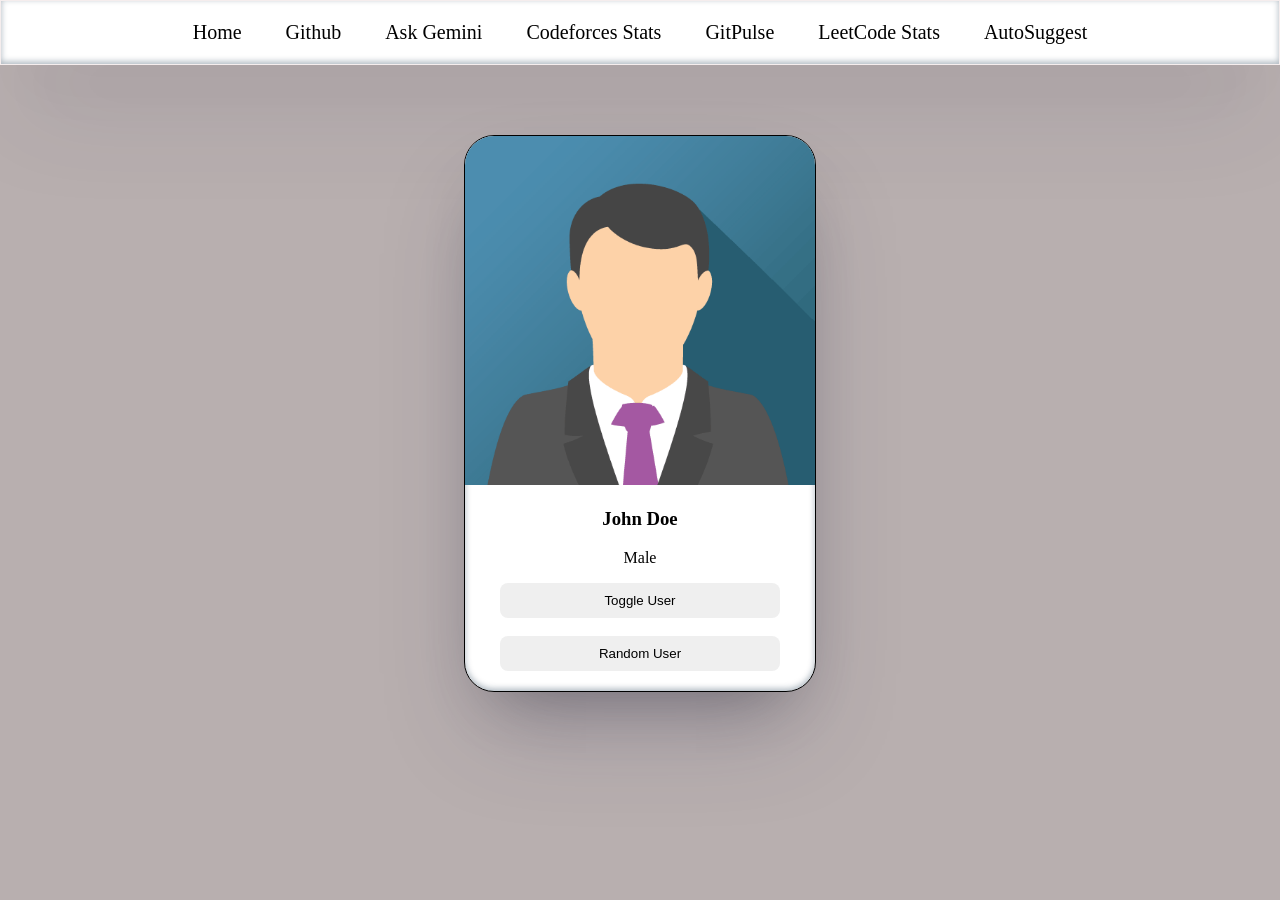
<file: src/main/resources/static/index.html>
<!DOCTYPE html>
<html lang="en">
<head>
    <meta charset="UTF-8">
    <meta name="viewport" content="width=device-width, initial-scale=1.0">
    <title>Auto Suggest</title>
    <link rel="stylesheet" href="index.css">
</head>
<body>
    <!-- <h1>Hello World!</h1> -->
     <div class="navbar">
        <a href="">Home</a>
        <a href="https://github.com/">Github</a>
        <a href="ask-gemini.html" target="_blank">Ask Gemini</a>
        <a href="codeforces-stats.html" target="_blank">Codeforces Stats</a>
        <a href="gitpulse.html" target="_blank">GitPulse</a>
        <a href="leetcode-stats.html" target="_blank">LeetCode Stats</a>
        <a href="autosuggest.html" target="_blank">AutoSuggest</a>
     </div>

     <div class="card">
        <img id="user-image" src="john.png" alt="image not found">
        <h3 id="user-name">John Doe</h3>
        <p id="user-gender">Male</p>

        <button onclick="toggleUser()" >Toggle User</button>
        <br>
        <br>
        <button onclick="randomUser()"> Random User</button>
     </div>
    <script src="index.js"></script>
</body>
</html>
</file>
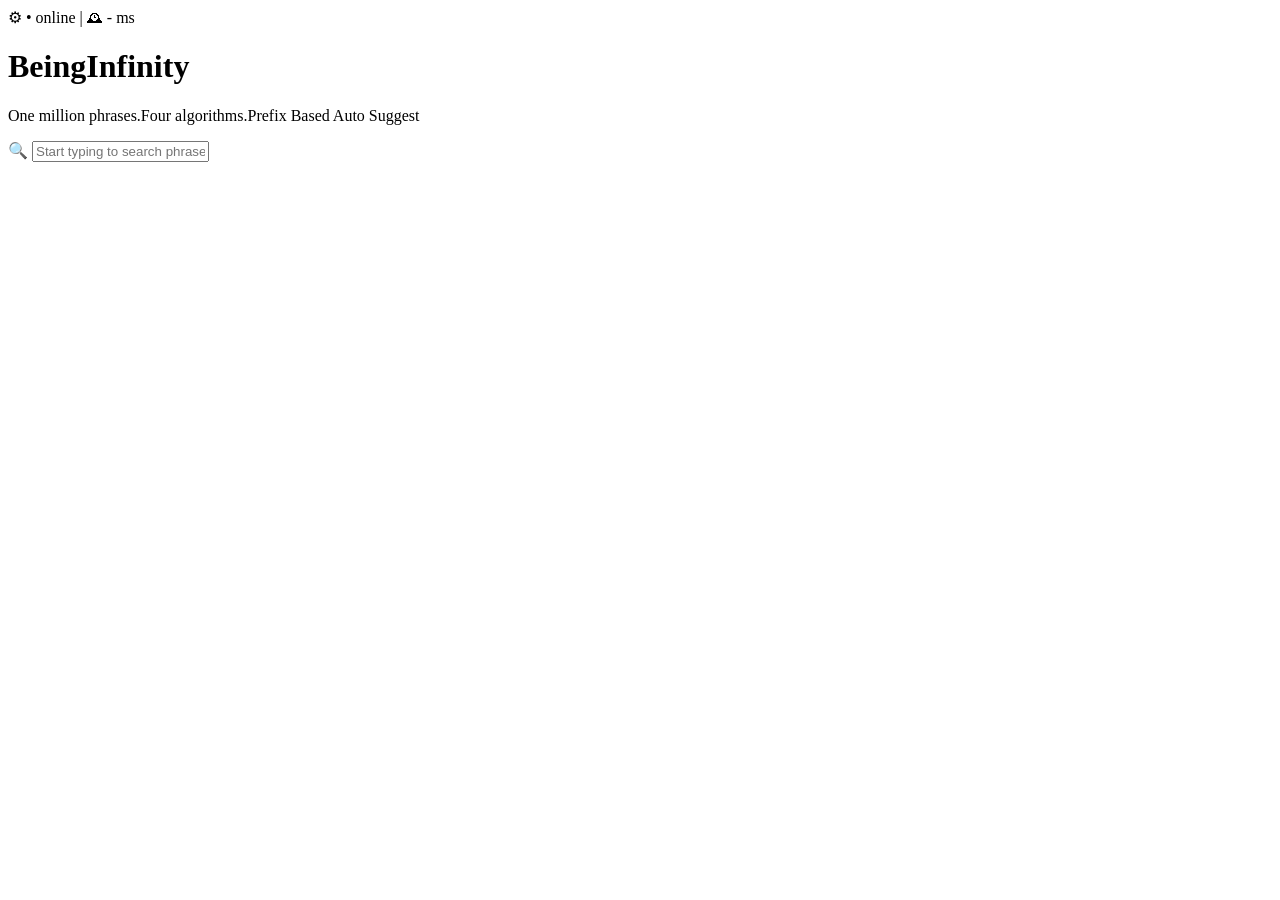
<file: src/main/resources/static/auto-suggest.html>
<!DOCTYPE html>
<html lang="en">
<head>
    <meta charset="UTF-8">
    <meta name="viewport" content="width=>, initial-scale=1.0">
    <title>Document</title>
</head>
<body>
    <span>&#x2699;</span>
    <span>&#x2022; online | &#x1F570; - ms</span>
    <h1>BeingInfinity</h1>
    <p> One million phrases.Four algorithms.Prefix Based Auto Suggest</p>
    <span> &#128269;</span>
    <input type="text"
      placeholder="Start typing to search phrases..">

</body>
</html>
</file>
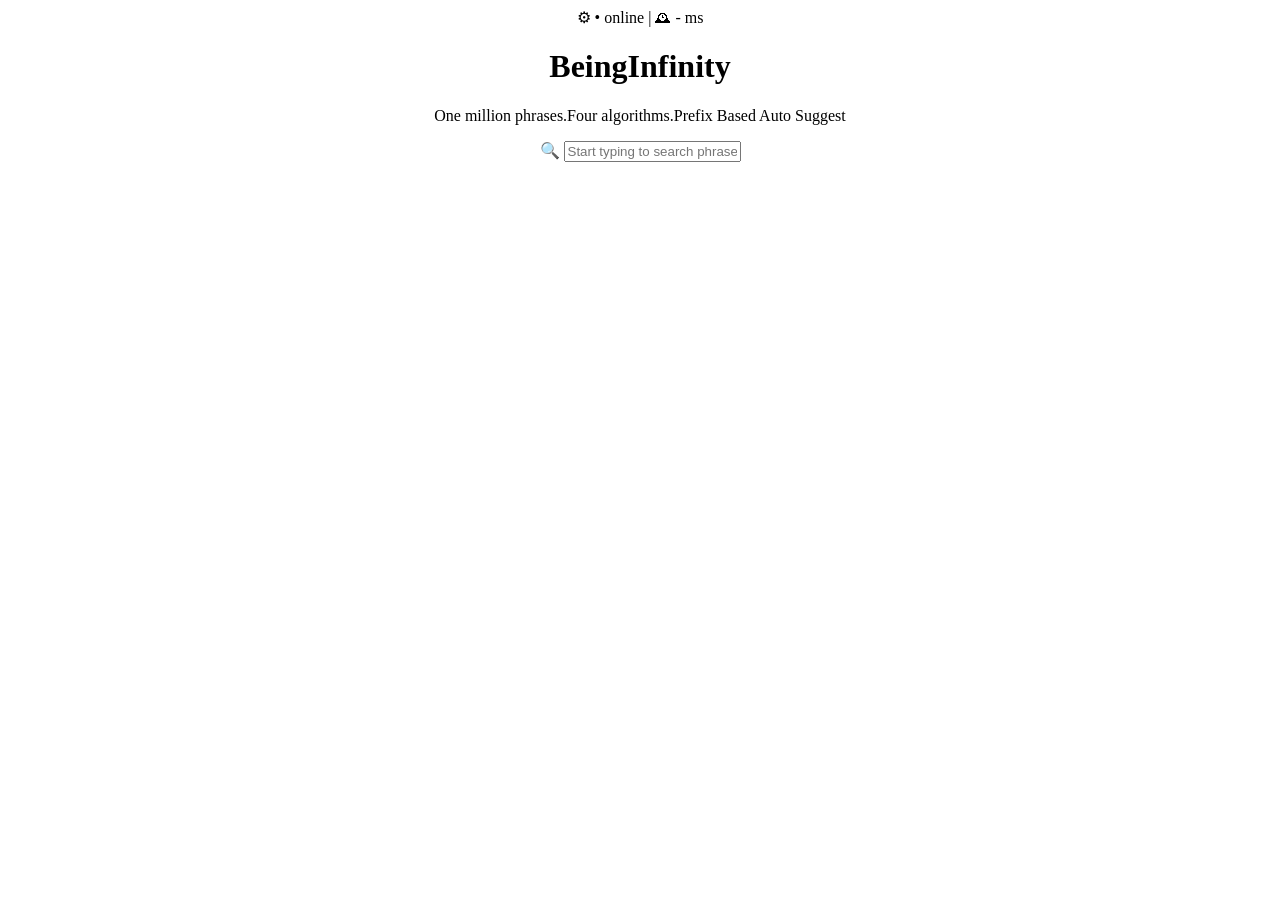
<file: src/main/resources/static/autosuggest.html>
<!DOCTYPE html>
<html lang="en">
<head>
    <meta charset="UTF-8">
    <meta name="viewport" content="width=>, initial-scale=1.0">
    <title>Document</title>
    <style> 
        body{
            text-align:center;
        }
        .gear{
            position:fixed;
            top:20px;
            left:20px;
        }
        .pill{
            position:fixed;
            top:20px;
            right:20px;


        }
        .logo{
            margin-top:150px;

        }
    </style>
    </head>
<body>
    <span>&#x2699;</span>
    <span>&#x2022; online | &#x1F570; - ms</span>
    <h1>BeingInfinity</h1>
    <p> One million phrases.Four algorithms.Prefix Based Auto Suggest</p>
    <span> &#128269;</span>
    <input type="text"
      placeholder="Start typing to search phrases..">

</body>
</html>
</file>
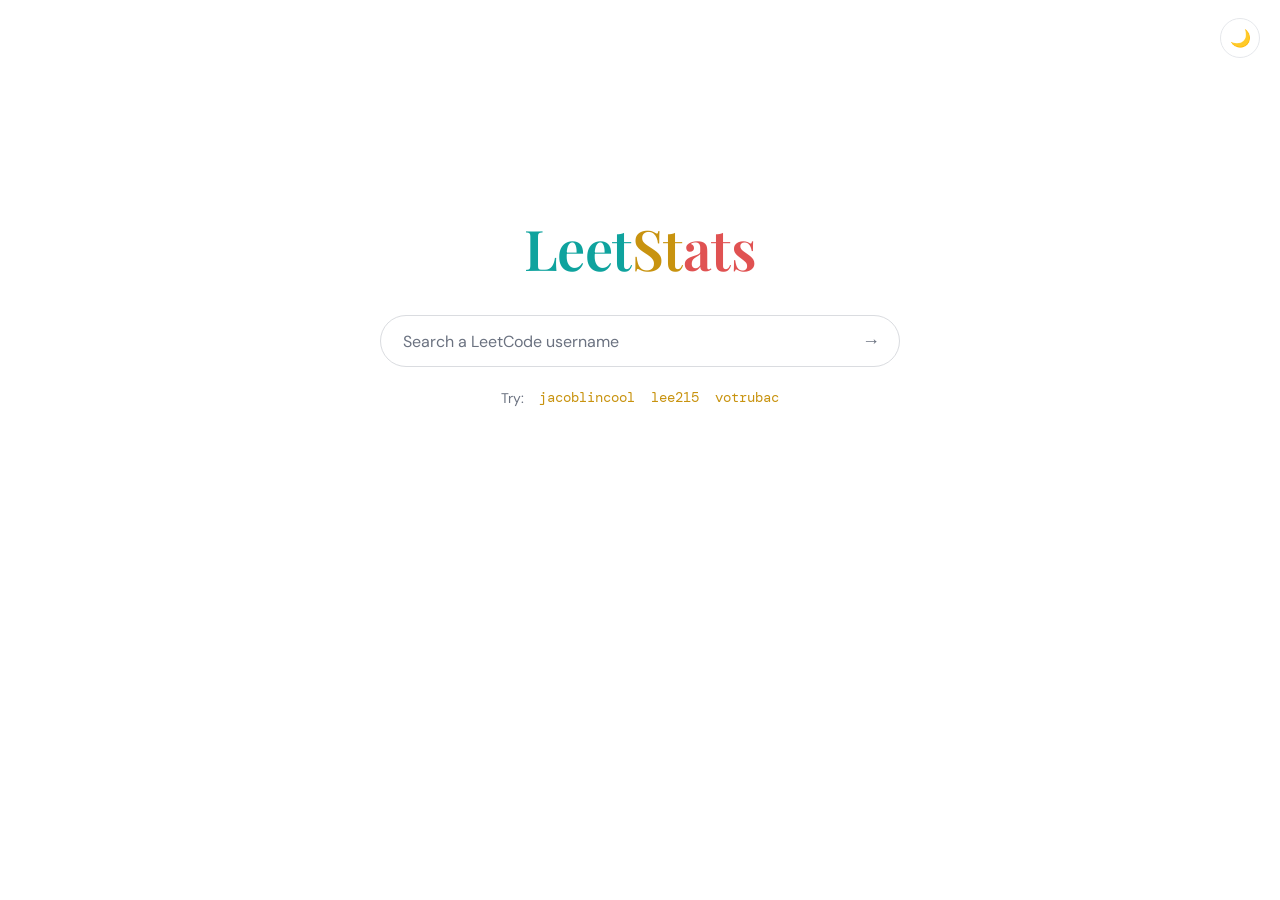
<file: src/main/resources/static/leetcode-stats.html>
<!DOCTYPE html>
<html lang="en" data-theme="light">
<head>
<meta charset="UTF-8">
<meta name="viewport" content="width=device-width, initial-scale=1.0">
<title>LeetStats</title>
<link rel="preconnect" href="https://fonts.googleapis.com">
<link rel="preconnect" href="https://fonts.gstatic.com" crossorigin>
<link href="https://fonts.googleapis.com/css2?family=Playfair+Display:wght@600&family=DM+Sans:wght@400;500;700&family=DM+Mono:wght@400;500&display=swap" rel="stylesheet">
<style>
  :root, [data-theme="light"] {
    --bg: #ffffff;
    --text: #1f2328;
    --muted: #6b7280;
    --line: #e5e7eb;
    --surface: #ffffff;
    --input-border: #dadce0;
    --input-shadow: rgba(32, 33, 36, 0.12);
    --track: #f0f1f3;
    --easy: #0fa39e;
    --medium: #c8930f;
    --hard: #e05252;
    --accent: #c8930f;
    --card-shadow: 0 1px 3px rgba(32, 33, 36, 0.08), 0 8px 28px rgba(32, 33, 36, 0.06);
  }
  [data-theme="dark"] {
    --bg: #0a0b0d;
    --text: #e9e7e2;
    --muted: #8b8f98;
    --line: rgba(255, 255, 255, 0.09);
    --surface: #121418;
    --input-border: rgba(255, 255, 255, 0.14);
    --input-shadow: rgba(0, 0, 0, 0.5);
    --track: rgba(255, 255, 255, 0.08);
    --easy: #3ddad7;
    --medium: #e3b341;
    --hard: #ff6b6b;
    --accent: #e3b341;
    --card-shadow: 0 20px 50px rgba(0, 0, 0, 0.45);
  }

  * { margin: 0; padding: 0; box-sizing: border-box; }

  html, body { height: 100%; }

  body {
    background: var(--bg);
    color: var(--text);
    font-family: "DM Sans", system-ui, sans-serif;
    display: flex;
    flex-direction: column;
    align-items: center;
    transition: background 0.25s, color 0.25s;
  }

  /* theme toggle, top right */
  .theme-toggle {
    position: fixed;
    top: 18px;
    right: 20px;
    width: 40px;
    height: 40px;
    border-radius: 50%;
    border: 1px solid var(--line);
    background: var(--surface);
    color: var(--text);
    font-size: 17px;
    cursor: pointer;
    display: flex;
    align-items: center;
    justify-content: center;
    transition: background 0.25s, border-color 0.25s, transform 0.15s;
    z-index: 10;
  }
  .theme-toggle:hover { transform: scale(1.06); }
  .theme-toggle:focus-visible { outline: 2px solid var(--accent); outline-offset: 2px; }

  main {
    width: 100%;
    max-width: 640px;
    padding: 0 24px 64px;
    display: flex;
    flex-direction: column;
    align-items: center;
    /* Google-style: sits a bit above vertical center when idle */
    margin-top: clamp(96px, 24vh, 210px);
    transition: margin-top 0.45s cubic-bezier(0.3, 0.8, 0.3, 1);
  }
  body.has-result main { margin-top: 72px; }

  .wordmark {
    font-family: "Playfair Display", serif;
    font-weight: 600;
    font-size: clamp(40px, 8vw, 56px);
    letter-spacing: -0.01em;
    margin-bottom: 30px;
    user-select: none;
  }
  .wordmark .l { color: var(--easy); }
  .wordmark .e { color: var(--medium); }
  .wordmark .t { color: var(--hard); }

  /* search */
  .search {
    width: 100%;
    max-width: 520px;
    display: flex;
    align-items: center;
    gap: 12px;
    background: var(--surface);
    border: 1px solid var(--input-border);
    border-radius: 999px;
    padding: 0 8px 0 22px;
    height: 52px;
    transition: box-shadow 0.2s, border-color 0.2s, background 0.25s;
  }
  .search:focus-within {
    box-shadow: 0 2px 10px var(--input-shadow);
    border-color: transparent;
  }
  [data-theme="dark"] .search:focus-within { border-color: var(--accent); box-shadow: none; }

  .search input {
    flex: 1;
    min-width: 0;
    border: none;
    outline: none;
    background: transparent;
    color: var(--text);
    font-family: "DM Mono", monospace;
    font-size: 16px;
  }
  .search input::placeholder { color: var(--muted); font-family: "DM Sans", sans-serif; }

  .search button {
    border: none;
    background: transparent;
    color: var(--muted);
    font-size: 18px;
    width: 40px;
    height: 40px;
    border-radius: 50%;
    cursor: pointer;
    display: flex;
    align-items: center;
    justify-content: center;
    transition: color 0.15s, background 0.15s;
  }
  .search button:hover { color: var(--accent); background: var(--track); }
  .search button:focus-visible { outline: 2px solid var(--accent); outline-offset: 1px; }
  .search button:disabled { opacity: 0.45; cursor: wait; }

  .try {
    margin-top: 20px;
    font-size: 14px;
    color: var(--muted);
    display: flex;
    gap: 14px;
    align-items: center;
    flex-wrap: wrap;
    justify-content: center;
  }
  .try button {
    background: none;
    border: none;
    padding: 2px 1px;
    color: var(--accent);
    font-family: "DM Mono", monospace;
    font-size: 13.5px;
    cursor: pointer;
    border-bottom: 1px dashed transparent;
    transition: border-color 0.15s;
  }
  .try button:hover { border-bottom-color: var(--accent); }
  .try button:focus-visible { outline: 2px solid var(--accent); outline-offset: 2px; }

  /* states */
  .loader {
    margin-top: 52px;
    width: 34px; height: 34px;
    border: 3px solid var(--track);
    border-top-color: var(--accent);
    border-radius: 50%;
    animation: spin 0.8s linear infinite;
  }
  @keyframes spin { to { transform: rotate(360deg); } }

  .error {
    margin-top: 44px;
    text-align: center;
    color: var(--muted);
    font-size: 14.5px;
    line-height: 1.6;
    max-width: 420px;
  }
  .error b { color: var(--hard); font-weight: 700; display: block; margin-bottom: 4px; }

  /* card */
  .card {
    width: 100%;
    margin-top: 44px;
    background: var(--surface);
    border: 1px solid var(--line);
    border-radius: 18px;
    padding: 30px 34px;
    box-shadow: var(--card-shadow);
    animation: rise 0.45s cubic-bezier(0.2, 0.7, 0.3, 1) both;
    transition: background 0.25s, border-color 0.25s;
  }
  @keyframes rise {
    from { opacity: 0; transform: translateY(14px); }
    to   { opacity: 1; transform: translateY(0); }
  }

  .card-head {
    display: flex;
    justify-content: space-between;
    align-items: baseline;
    gap: 10px;
    flex-wrap: wrap;
    margin-bottom: 26px;
  }
  .card-head a {
    font-family: "Playfair Display", serif;
    font-size: 23px;
    font-weight: 600;
    color: var(--text);
    text-decoration: none;
  }
  .card-head a:hover { color: var(--accent); }
  .card-head .rank {
    font-family: "DM Mono", monospace;
    font-size: 13px;
    color: var(--muted);
  }
  .card-head .rank b { color: var(--accent); font-weight: 500; }

  .card-body {
    display: grid;
    grid-template-columns: 168px 1fr;
    gap: 34px;
    align-items: center;
  }

  .ring-wrap { position: relative; width: 168px; height: 168px; margin: 0 auto; }
  .ring-wrap svg { transform: rotate(-90deg); display: block; }
  .ring-track { fill: none; stroke: var(--track); stroke-width: 9; }
  .ring-fill {
    fill: none;
    stroke: var(--accent);
    stroke-width: 9;
    stroke-linecap: round;
    transition: stroke-dashoffset 1.1s cubic-bezier(0.3, 0.8, 0.3, 1), stroke 0.25s;
  }
  .ring-center {
    position: absolute; inset: 0;
    display: flex; flex-direction: column;
    align-items: center; justify-content: center;
  }
  .ring-center .big {
    font-family: "DM Mono", monospace;
    font-size: 36px;
    line-height: 1;
  }
  .ring-center .small {
    color: var(--muted);
    font-size: 11.5px;
    margin-top: 6px;
    letter-spacing: 0.06em;
    text-transform: uppercase;
  }

  .bars { display: flex; flex-direction: column; gap: 18px; }
  .bar-top {
    display: flex;
    justify-content: space-between;
    align-items: baseline;
    margin-bottom: 7px;
  }
  .bar-top .label {
    font-size: 12.5px;
    font-weight: 700;
    letter-spacing: 0.09em;
    text-transform: uppercase;
  }
  .bar-top .nums {
    font-family: "DM Mono", monospace;
    font-size: 13px;
    color: var(--muted);
  }
  .bar-top .nums b { color: var(--text); font-weight: 500; }
  .bar-track { height: 7px; border-radius: 99px; background: var(--track); overflow: hidden; }
  .bar-fill { height: 100%; width: 0; border-radius: 99px; transition: width 1.1s cubic-bezier(0.3, 0.8, 0.3, 1); }
  .easy   .label { color: var(--easy); }   .easy   .bar-fill { background: var(--easy); }
  .medium .label { color: var(--medium); } .medium .bar-fill { background: var(--medium); }
  .hard   .label { color: var(--hard); }   .hard   .bar-fill { background: var(--hard); }

  .hidden { display: none !important; }

  @media (max-width: 540px) {
    .card { padding: 24px 20px; }
    .card-body { grid-template-columns: 1fr; gap: 26px; }
  }

  @media (prefers-reduced-motion: reduce) {
    * { animation: none !important; transition: none !important; }
  }
</style>
</head>
<body>
  <button class="theme-toggle" id="theme-toggle" aria-label="Switch theme" title="Switch theme">🌙</button>

  <main>
    <h1 class="wordmark"><span class="l">Leet</span><span class="e">St</span><span class="t">ats</span></h1>

    <div class="search">
      <input id="username" type="text" placeholder="Search a LeetCode username" autocomplete="off" spellcheck="false" aria-label="LeetCode username">
      <button id="go" aria-label="Fetch stats" title="Fetch stats">→</button>
    </div>

    <div class="try">
      <span>Try:</span>
      <button data-u="jacoblincool">jacoblincool</button>
      <button data-u="lee215">lee215</button>
      <button data-u="votrubac">votrubac</button>
    </div>

    <div id="loading" class="loader hidden" role="status" aria-label="Loading"></div>

    <div id="error" class="error hidden" role="alert">
      <b>Couldn't fetch that profile</b>
      <span id="error-msg"></span>
    </div>

    <section id="card" class="card hidden" aria-live="polite">
      <div class="card-head">
        <a id="profile-link" href="#" target="_blank" rel="noopener"></a>
        <span class="rank">Rank <b id="ranking">—</b></span>
      </div>
      <div class="card-body">
        <div class="ring-wrap">
          <svg width="168" height="168" viewBox="0 0 168 168" aria-hidden="true">
            <circle class="ring-track" cx="84" cy="84" r="74"></circle>
            <circle class="ring-fill" id="ring" cx="84" cy="84" r="74"></circle>
          </svg>
          <div class="ring-center">
            <div class="big" id="total-solved">0</div>
            <div class="small" id="total-label">solved</div>
          </div>
        </div>
        <div class="bars">
          <div class="bar-row easy">
            <div class="bar-top"><span class="label">Easy</span>
              <span class="nums"><b id="easy-solved">0</b> / <span id="easy-total">0</span></span></div>
            <div class="bar-track"><div class="bar-fill" id="easy-bar"></div></div>
          </div>
          <div class="bar-row medium">
            <div class="bar-top"><span class="label">Medium</span>
              <span class="nums"><b id="medium-solved">0</b> / <span id="medium-total">0</span></span></div>
            <div class="bar-track"><div class="bar-fill" id="medium-bar"></div></div>
          </div>
          <div class="bar-row hard">
            <div class="bar-top"><span class="label">Hard</span>
              <span class="nums"><b id="hard-solved">0</b> / <span id="hard-total">0</span></span></div>
            <div class="bar-track"><div class="bar-fill" id="hard-bar"></div></div>
          </div>
        </div>
      </div>
    </section>
  </main>

<script>
(function () {
  "use strict";

  /* ---------- theme ---------- */
  var root = document.documentElement;
  var toggle = document.getElementById("theme-toggle");
  var prefersDark = window.matchMedia("(prefers-color-scheme: dark)").matches;
  setTheme(prefersDark ? "dark" : "light");

  function setTheme(t) {
    root.setAttribute("data-theme", t);
    toggle.textContent = t === "dark" ? "☀️" : "🌙";
  }
  toggle.addEventListener("click", function () {
    setTheme(root.getAttribute("data-theme") === "dark" ? "light" : "dark");
  });

  /* ---------- elements ---------- */
  var input = document.getElementById("username");
  var goBtn = document.getElementById("go");
  var loadingEl = document.getElementById("loading");
  var errorEl = document.getElementById("error");
  var errorMsg = document.getElementById("error-msg");
  var cardEl = document.getElementById("card");

  var RING_R = 74;
  var RING_C = 2 * Math.PI * RING_R;
  var ring = document.getElementById("ring");
  ring.setAttribute("stroke-dasharray", RING_C);
  ring.setAttribute("stroke-dashoffset", RING_C);

  /* ---------- data sources (tried in order) ---------- */
  var SOURCES = [
    {
      url: function (u) { return "https://leetcode-api-faisalshohag.vercel.app/" + encodeURIComponent(u); },
      parse: function (d) {
        if (!d || d.errors || d.totalSolved === undefined) return null;
        return pick(d);
      }
    },
    {
      url: function (u) { return "https://alfa-leetcode-api.onrender.com/userProfile/" + encodeURIComponent(u); },
      parse: function (d) {
        if (!d || d.errors || d.totalSolved === undefined) return null;
        return pick(d);
      }
    },
    {
      url: function (u) { return "https://leetcode-stats-api.herokuapp.com/" + encodeURIComponent(u); },
      parse: function (d) {
        if (!d || d.status !== "success") return null;
        return pick(d);
      }
    }
  ];

  function pick(d) {
    return {
      totalSolved: d.totalSolved, totalQuestions: d.totalQuestions,
      easySolved: d.easySolved, totalEasy: d.totalEasy,
      mediumSolved: d.mediumSolved, totalMedium: d.totalMedium,
      hardSolved: d.hardSolved, totalHard: d.totalHard,
      ranking: d.ranking
    };
  }

  function fetchWithTimeout(url, ms) {
    var ctrl = new AbortController();
    var t = setTimeout(function () { ctrl.abort(); }, ms);
    return fetch(url, { signal: ctrl.signal })
      .then(function (r) { return r.json(); })
      .finally(function () { clearTimeout(t); });
  }

  function fetchStats(username) {
    var i = 0;
    function tryNext() {
      if (i >= SOURCES.length) return Promise.reject(new Error("all sources failed"));
      var src = SOURCES[i++];
      return fetchWithTimeout(src.url(username), 12000)
        .then(function (json) {
          var parsed = src.parse(json);
          return parsed || tryNext();
        })
        .catch(function () { return tryNext(); });
    }
    return tryNext();
  }

  /* ---------- rendering ---------- */
  function fmt(n) {
    if (n === null || n === undefined || isNaN(n)) return "—";
    return Number(n).toLocaleString("en-US");
  }

  function countUp(el, target, ms) {
    var reduce = window.matchMedia("(prefers-reduced-motion: reduce)").matches;
    if (reduce || !target) { el.textContent = fmt(target || 0); return; }
    var start = performance.now();
    (function step(now) {
      var p = Math.min(((now || performance.now()) - start) / ms, 1);
      var eased = 1 - Math.pow(1 - p, 3);
      el.textContent = fmt(Math.round(target * eased));
      if (p < 1) requestAnimationFrame(step);
    })();
  }

  function setBar(id, solved, total) {
    var pct = total > 0 ? (solved / total) * 100 : 0;
    document.getElementById(id).style.width = Math.max(pct, solved > 0 ? 2 : 0) + "%";
  }

  function render(username, s) {
    var link = document.getElementById("profile-link");
    link.textContent = username;
    link.href = "https://leetcode.com/u/" + encodeURIComponent(username) + "/";

    document.getElementById("ranking").textContent = "#" + fmt(s.ranking);
    document.getElementById("total-label").textContent = "of " + fmt(s.totalQuestions);
    document.getElementById("easy-solved").textContent = fmt(s.easySolved);
    document.getElementById("easy-total").textContent = fmt(s.totalEasy);
    document.getElementById("medium-solved").textContent = fmt(s.mediumSolved);
    document.getElementById("medium-total").textContent = fmt(s.totalMedium);
    document.getElementById("hard-solved").textContent = fmt(s.hardSolved);
    document.getElementById("hard-total").textContent = fmt(s.totalHard);

    document.body.classList.add("has-result");
    cardEl.classList.remove("hidden");

    requestAnimationFrame(function () {
      requestAnimationFrame(function () {
        countUp(document.getElementById("total-solved"), s.totalSolved, 1100);
        var pct = s.totalQuestions > 0 ? s.totalSolved / s.totalQuestions : 0;
        ring.setAttribute("stroke-dashoffset", RING_C * (1 - pct));
        setBar("easy-bar", s.easySolved, s.totalEasy);
        setBar("medium-bar", s.mediumSolved, s.totalMedium);
        setBar("hard-bar", s.hardSolved, s.totalHard);
      });
    });
  }

  function resetCard() {
    ring.setAttribute("stroke-dashoffset", RING_C);
    ["easy-bar", "medium-bar", "hard-bar"].forEach(function (id) {
      document.getElementById(id).style.width = "0";
    });
    document.getElementById("total-solved").textContent = "0";
  }

  /* ---------- flow ---------- */
  var busy = false;

  function lookup(username) {
    username = (username || "").trim();
    if (!username || busy) return;
    busy = true;

    input.value = username;
    goBtn.disabled = true;
    errorEl.classList.add("hidden");
    cardEl.classList.add("hidden");
    resetCard();
    loadingEl.classList.remove("hidden");

    fetchStats(username)
      .then(function (stats) {
        loadingEl.classList.add("hidden");
        render(username, stats);
      })
      .catch(function () {
        loadingEl.classList.add("hidden");
        errorMsg.textContent = 'No stats found for "' + username +
          '". Check the spelling, or the public stats APIs may be briefly busy — try again in a moment.';
        errorEl.classList.remove("hidden");
      })
      .finally(function () {
        goBtn.disabled = false;
        busy = false;
      });
  }

  goBtn.addEventListener("click", function () { lookup(input.value); });
  input.addEventListener("keydown", function (e) { if (e.key === "Enter") lookup(input.value); });
  document.querySelectorAll(".try button").forEach(function (b) {
    b.addEventListener("click", function () { lookup(b.dataset.u); });
  });
})();
</script>
</body>
</html>
</file>
<file: src/main/resources/static/index.css>
body{
    margin: 0px;
    background-color: rgb(184, 175, 175);
}

h1 {
    color: red;
}

.navbar{
    border-style: solid;
    border-width: 1px;
    border-color: rgb(245, 237, 237);
    padding: 20px;
    text-align: center;
    background-color: white;
    box-shadow: rgba(50, 50, 93, 0.25) 0px 50px 100px -20px, rgba(0, 0, 0, 0.3) 0px 30px 60px -30px, rgba(10, 37, 64, 0.35) 0px -2px 6px 0px inset;
}

.navbar a{
    padding: 20px;
    text-decoration: none;
    color: black;
    font-size: 20px;
}

.navbar a:hover{
    color: blue;
    background-color: aqua;
}

.card{
    border: 1px solid black;
    width: 350px;
    border-radius: 30px;
    text-align: center;
    margin-top: 70px;
    overflow: hidden;
    /* margin-left: 40%; */
    margin-left: auto;
    margin-right: auto;
    padding-bottom: 20px;
    background-color: white;
    box-shadow: rgba(50, 50, 93, 0.25) 0px 50px 100px -20px, rgba(0, 0, 0, 0.3) 0px 30px 60px -30px, rgba(10, 37, 64, 0.35) 0px -2px 6px 0px inset;
}

.card img{
    /* width: 300px; */
    width: 100%;
}

.card button{
    border-style: none;
    padding: 10px;
    width: 80%;
    border-radius: 8px;
}
</file>
